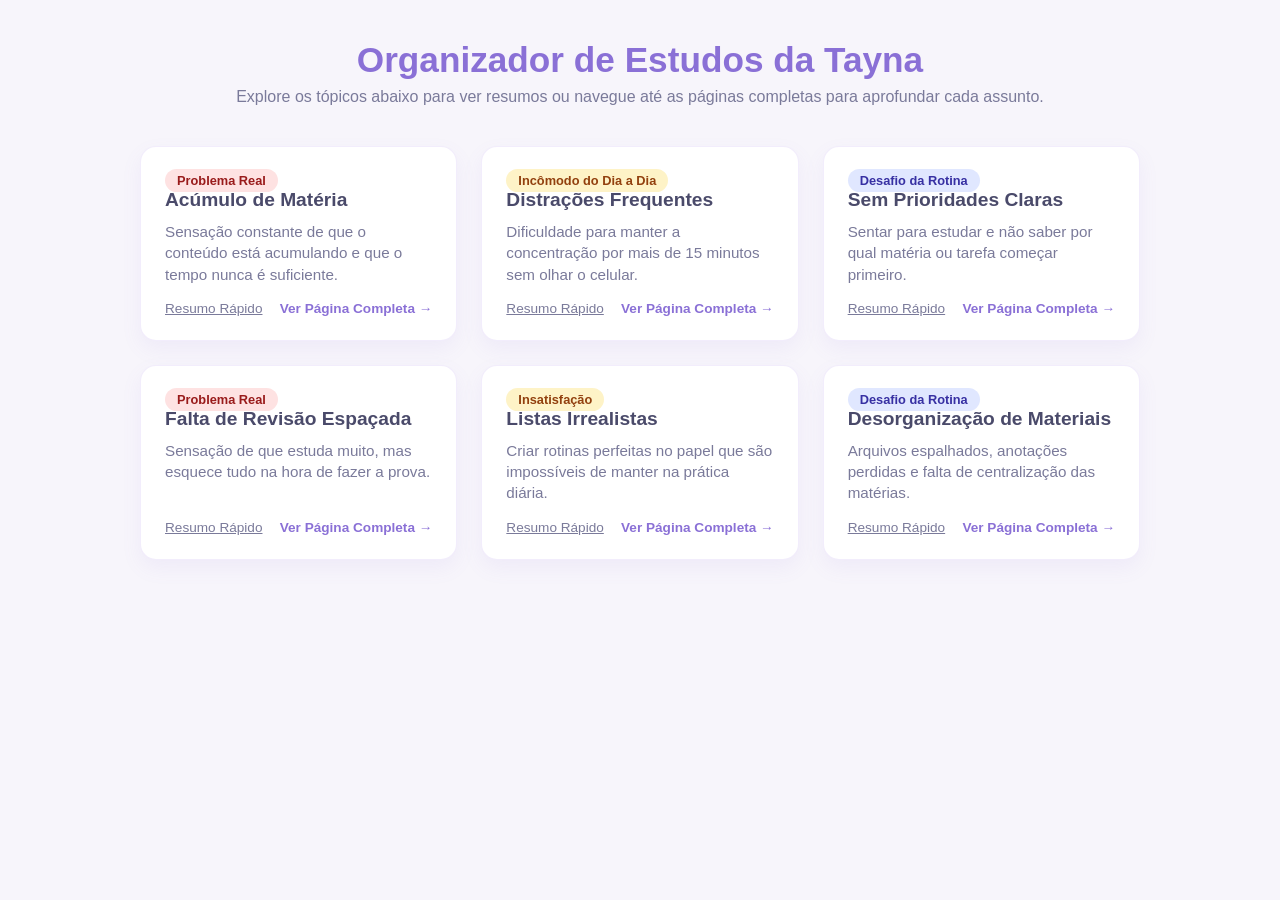
<file: index.html>
<!DOCTYPE html>
<html lang="pt-BR">
<head>
  <meta charset="UTF-8">
  <meta name="viewport" content="width=device-width, initial-scale=1.0">
  <title>Organizador de Estudos da Tayna</title>
  <link rel="stylesheet" href="style.css">
</head>
<body>

  <!-- CABEÇALHO -->
  <header>
    <h1>Organizador de Estudos da Tayna</h1>
    <p>Explore os tópicos abaixo para ver resumos ou navegue até as páginas completas para aprofundar cada assunto.</p>
  </header>

  <!-- LISTA DE CARDS -->
  <main class="cards-container">

    <!-- Card 1 -->
    <div class="card">
      <div>
        <span class="card-tag tag-problema">Problema Real</span>
        <h3>Acúmulo de Matéria</h3>
        <p>Sensação constante de que o conteúdo está acumulando e que o tempo nunca é suficiente.</p>
      </div>
      <div class="card-footer-actions" style="margin-top: 16px; display: flex; justify-content: space-between; align-items: center; gap: 8px;">
        <button class="btn-modal" onclick="openModal('Acúmulo de Matéria e Procrastinação', 'Sensação constante de estar atrasado com os conteúdos escolares/acadêmicos.', 'Deixar as revisões para a véspera da prova por não saber como dividir as tarefas diariamente.', 'Criar um cronograma diário realista dividindo matérias grandes em pequenas metas de 25 minutos (Técnica Pomodoro).')" style="background: none; border: none; color: var(--text-muted); font-size: 0.85rem; cursor: pointer; text-decoration: underline;">Resumo Rápido</button>
        <a href="acumulo-de-materia.html" style="color: var(--primary-color); font-weight: 600; font-size: 0.85rem; text-decoration: none;">Ver Página Completa →</a>
      </div>
    </div>

    <!-- Card 2 -->
    <div class="card">
      <div>
        <span class="card-tag tag-incomodo">Incômodo do Dia a Dia</span>
        <h3>Distrações Frequentes</h3>
        <p>Dificuldade para manter a concentração por mais de 15 minutos sem olhar o celular.</p>
      </div>
      <div class="card-footer-actions" style="margin-top: 16px; display: flex; justify-content: space-between; align-items: center; gap: 8px;">
        <button class="btn-modal" onclick="openModal('Falta de Foco e Distrações Digitais', 'Interrupções frequentes por notificações, redes sociais e falta de um ambiente silencioso.', 'O celular ao lado do caderno e a tentação de checar mensagens a todo momento.', 'Usar bloqueadores de aplicativos durante o bloco de estudo e deixar o celular em outro cômodo.')" style="background: none; border: none; color: var(--text-muted); font-size: 0.85rem; cursor: pointer; text-decoration: underline;">Resumo Rápido</button>
        <a href="distracaoes-frequentes.html" style="color: var(--primary-color); font-weight: 600; font-size: 0.85rem; text-decoration: none;">Ver Página Completa →</a>
      </div>
    </div>

    <!-- Card 3 -->
    <div class="card">
      <div>
        <span class="card-tag tag-rotina">Desafio da Rotina</span>
        <h3>Sem Prioridades Claras</h3>
        <p>Sentar para estudar e não saber por qual matéria ou tarefa começar primeiro.</p>
      </div>
      <div class="card-footer-actions" style="margin-top: 16px; display: flex; justify-content: space-between; align-items: center; gap: 8px;">
        <button class="btn-modal" onclick="openModal('Cansaço Mental e Incerteza de Prioridades', 'Não saber por onde começar a estudar ao sentar na mesa, gerando ansiedade e cansaço.', 'Perder 20 minutos apenas tentando decidir qual matéria estudar no dia.', 'Definir na noite anterior exatamente quais 3 tarefas principais serão feitas no dia seguinte.')" style="background: none; border: none; color: var(--text-muted); font-size: 0.85rem; cursor: pointer; text-decoration: underline;">Resumo Rápido</button>
        <a href="prioridades-claras.html" style="color: var(--primary-color); font-weight: 600; font-size: 0.85rem; text-decoration: none;">Ver Página Completa →</a>
      </div>
    </div>

    <!-- Card 4 -->
    <div class="card">
      <div>
        <span class="card-tag tag-problema">Problema Real</span>
        <h3>Falta de Revisão Espaçada</h3>
        <p>Sensação de que estuda muito, mas esquece tudo na hora de fazer a prova.</p>
      </div>
      <div class="card-footer-actions" style="margin-top: 16px; display: flex; justify-content: space-between; align-items: center; gap: 8px;">
        <button class="btn-modal" onclick="openModal('Esquecimento do Conteúdo Estudado', 'Estudar durante horas, mas esquecer a maior parte da matéria dias depois.', 'A ausência de um método de revisão espaçada na rotina de estudos.', 'Adotar revisões periódicas rápidas (1 dia, 7 dias e 30 dias após aprender o conteúdo).')" style="background: none; border: none; color: var(--text-muted); font-size: 0.85rem; cursor: pointer; text-decoration: underline;">Resumo Rápido</button>
        <a href="revisao-espacada.html" style="color: var(--primary-color); font-weight: 600; font-size: 0.85rem; text-decoration: none;">Ver Página Completa →</a>
      </div>
    </div>

    <!-- Card 5 -->
    <div class="card">
      <div>
        <span class="card-tag tag-incomodo">Insatisfação</span>
        <h3>Listas Irrealistas</h3>
        <p>Criar rotinas perfeitas no papel que são impossíveis de manter na prática diária.</p>
      </div>
      <div class="card-footer-actions" style="margin-top: 16px; display: flex; justify-content: space-between; align-items: center; gap: 8px;">
        <button class="btn-modal" onclick="openModal('Sobrecarga e Sobredose de Tarefas', 'Tentar abraçar o mundo e criar listas de tarefas impossíveis de serem cumpridas.', 'Frustração ao final do dia por ver que a maioria dos itens do To-Do List ficou em aberto.', 'Aplicar a regra das 3 tarefas vitais do dia em vez de criar listas infinitas.')" style="background: none; border: none; color: var(--text-muted); font-size: 0.85rem; cursor: pointer; text-decoration: underline;">Resumo Rápido</button>
        <a href="listas-irrealistas.html" style="color: var(--primary-color); font-weight: 600; font-size: 0.85rem; text-decoration: none;">Ver Página Completa →</a>
      </div>
    </div>

    <!-- Card 6 -->
    <div class="card">
      <div>
        <span class="card-tag tag-rotina">Desafio da Rotina</span>
        <h3>Desorganização de Materiais</h3>
        <p>Arquivos espalhados, anotações perdidas e falta de centralização das matérias.</p>
      </div>
      <div class="card-footer-actions" style="margin-top: 16px; display: flex; justify-content: space-between; align-items: center; gap: 8px;">
        <button class="btn-modal" onclick="openModal('Ambiente e Materiais Desorganizados', 'Perda de tempo procurando anotações, links ou arquivos espalhados.', 'Cadernos bagunçados, PDFs perdidos no computador e falta de um local fixo.', 'Centralizar resumos e cronogramas em uma única ferramenta física ou digital.')" style="background: none; border: none; color: var(--text-muted); font-size: 0.85rem; cursor: pointer; text-decoration: underline;">Resumo Rápido</button>
        <a href="desorganizacao-de-materiais.html" style="color: var(--primary-color); font-weight: 600; font-size: 0.85rem; text-decoration: none;">Ver Página Completa →</a>
      </div>
    </div>

  </main>

  <!-- MODAL -->
  <div class="modal-overlay" id="modalOverlay">
    <div class="modal-content">
      <button class="close-btn" onclick="closeModal()">&times;</button>
      <h2 class="modal-title" id="modalTitle">Título do Card</h2>
      <div class="modal-body">
        <p id="modalDescription">Descrição detalhada do problema...</p>
        
        <div class="modal-section">
          <h4>Causa Principal</h4>
          <p id="modalCause">Detalhes sobre o motivo desse problema acontecer.</p>
        </div>

        <div class="modal-section">
          <h4>Ideia de Solução para o App</h4>
          <p id="modalSolution" class="solution-text">Como o app ajudará o estudante aqui.</p>
        </div>
      </div>
    </div>
  </div>

  <!-- SCRIPT PARA INTERAÇÃO DO MODAL -->
  <script>
    function openModal(title, description, cause, solution) {
      document.getElementById('modalTitle').innerText = title;
      document.getElementById('modalDescription').innerText = description;
      document.getElementById('modalCause').innerText = cause;
      document.getElementById('modalSolution').innerText = solution;
      
      document.getElementById('modalOverlay').classList.add('active');
    }

    function closeModal() {
      document.getElementById('modalOverlay').classList.remove('active');
    }

    // Fechar o modal ao clicar fora do conteúdo
    document.getElementById('modalOverlay').addEventListener('click', function(e) {
      if (e.target === this) {
        closeModal();
      }
    });
  </script>

</body>
</html>
</file>
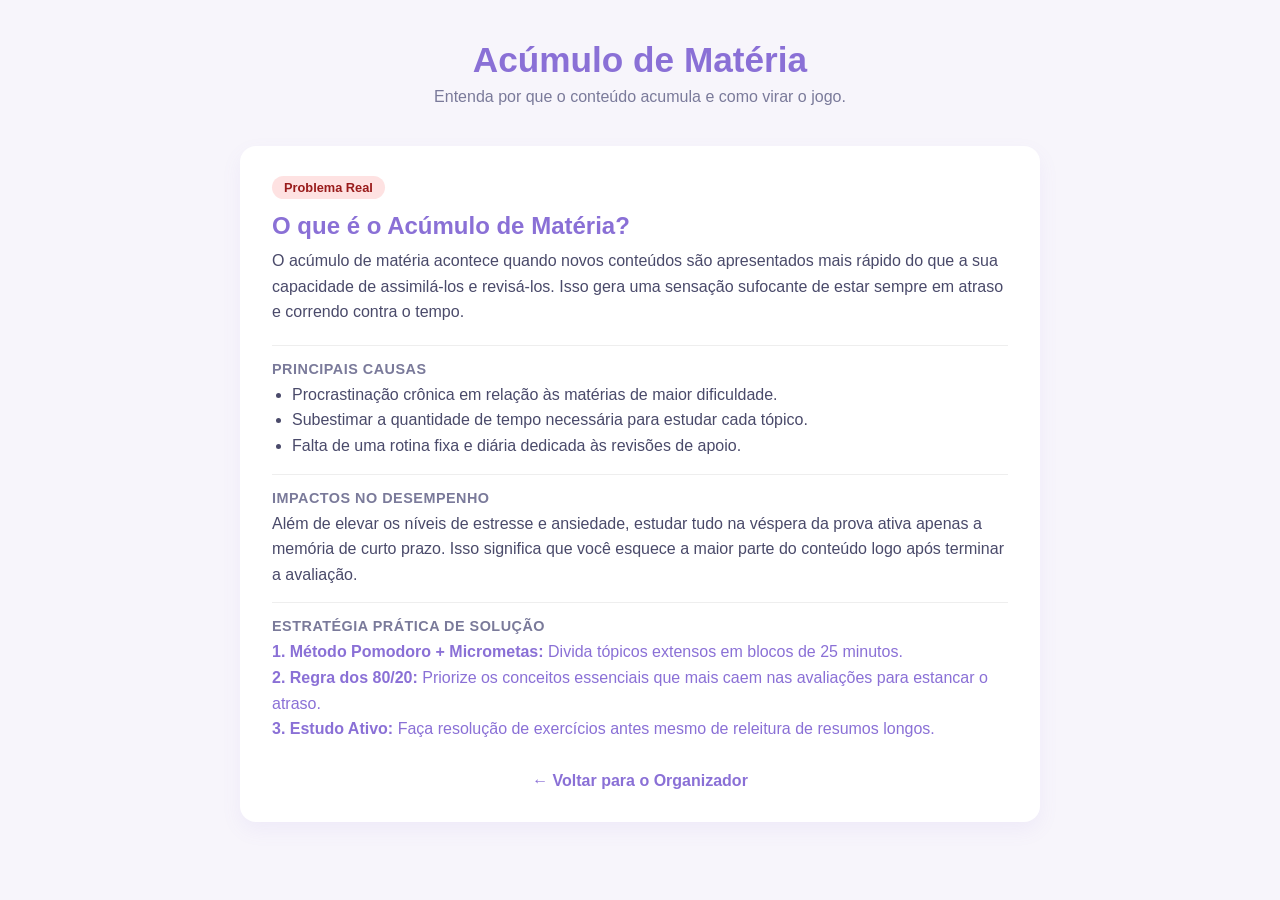
<file: acumulo-de-materia.html>
<!DOCTYPE html>
<html lang="pt-BR">
<head>
  <meta charset="UTF-8">
  <meta name="viewport" content="width=device-width, initial-scale=1.0">
  <title>Acúmulo de Matéria - Organizador de Estudos</title>
  <link rel="stylesheet" href="style.css">
</head>
<body>

  <header>
    <h1>Acúmulo de Matéria</h1>
    <p>Entenda por que o conteúdo acumula e como virar o jogo.</p>
  </header>

  <main style="max-width: 800px; width: 100%; background: var(--card-bg); padding: 32px; border-radius: var(--radius); box-shadow: var(--shadow);">
    
    <span class="card-tag tag-problema">Problema Real</span>
    
    <h2 style="color: var(--primary-color); margin: 16px 0 8px 0;">O que é o Acúmulo de Matéria?</h2>
    <p style="margin-bottom: 20px; line-height: 1.6; color: var(--text-main);">
      O acúmulo de matéria acontece quando novos conteúdos são apresentados mais rápido do que a sua capacidade de assimilá-los e revisá-los. Isso gera uma sensação sufocante de estar sempre em atraso e correndo contra o tempo.
    </p>

    <div class="modal-section">
      <h4>Principais Causas</h4>
      <ul style="margin-left: 20px; color: var(--text-main); line-height: 1.6;">
        <li>Procrastinação crônica em relação às matérias de maior dificuldade.</li>
        <li>Subestimar a quantidade de tempo necessária para estudar cada tópico.</li>
        <li>Falta de uma rotina fixa e diária dedicada às revisões de apoio.</li>
      </ul>
    </div>

    <div class="modal-section">
      <h4>Impactos no Desempenho</h4>
      <p style="line-height: 1.6; color: var(--text-main);">
        Além de elevar os níveis de estresse e ansiedade, estudar tudo na véspera da prova ativa apenas a memória de curto prazo. Isso significa que você esquece a maior parte do conteúdo logo após terminar a avaliação.
      </p>
    </div>

    <div class="modal-section">
      <h4>Estratégia Prática de Solução</h4>
      <p class="solution-text" style="line-height: 1.6;">
        <strong>1. Método Pomodoro + Micrometas:</strong> Divida tópicos extensos em blocos de 25 minutos.<br>
        <strong>2. Regra dos 80/20:</strong> Priorize os conceitos essenciais que mais caem nas avaliações para estancar o atraso.<br>
        <strong>3. Estudo Ativo:</strong> Faça resolução de exercícios antes mesmo de releitura de resumos longos.
      </p>
    </div>

    <div style="margin-top: 30px; text-align: center;">
      <a href="index.html" style="color: var(--primary-color); text-decoration: none; font-weight: 600;">← Voltar para o Organizador</a>
    </div>

  </main>

</body>
</html>
</file>
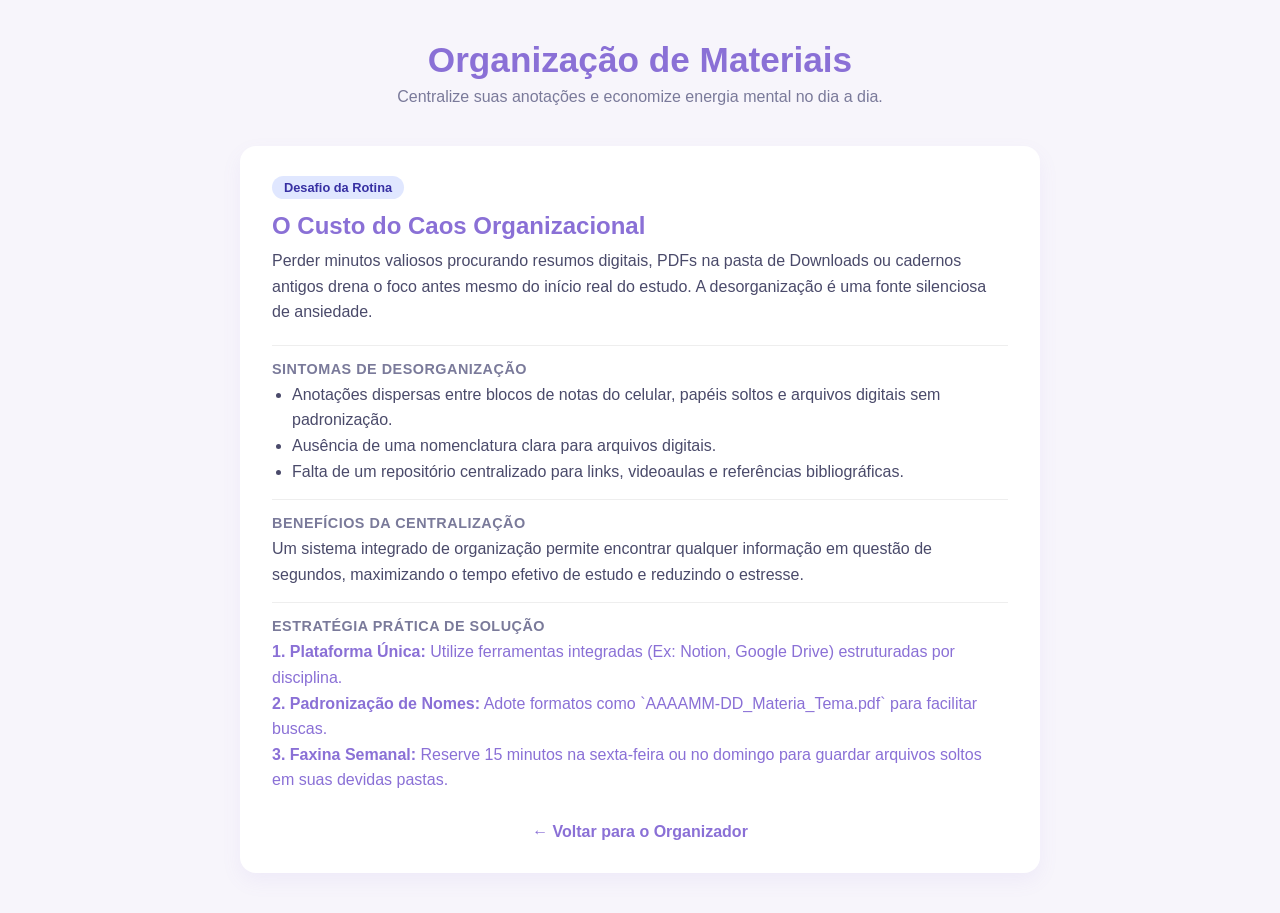
<file: desorganizacao-de-materiais.html>
<!DOCTYPE html>
<html lang="pt-BR">
<head>
  <meta charset="UTF-8">
  <meta name="viewport" content="width=device-width, initial-scale=1.0">
  <title>Desorganização de Materiais - Organizador de Estudos</title>
  <link rel="stylesheet" href="style.css">
</head>
<body>

  <header>
    <h1>Organização de Materiais</h1>
    <p>Centralize suas anotações e economize energia mental no dia a dia.</p>
  </header>

  <main style="max-width: 800px; width: 100%; background: var(--card-bg); padding: 32px; border-radius: var(--radius); box-shadow: var(--shadow);">
    
    <span class="card-tag tag-rotina">Desafio da Rotina</span>
    
    <h2 style="color: var(--primary-color); margin: 16px 0 8px 0;">O Custo do Caos Organizacional</h2>
    <p style="margin-bottom: 20px; line-height: 1.6; color: var(--text-main);">
      Perder minutos valiosos procurando resumos digitais, PDFs na pasta de Downloads ou cadernos antigos drena o foco antes mesmo do início real do estudo. A desorganização é uma fonte silenciosa de ansiedade.
    </p>

    <div class="modal-section">
      <h4>Sintomas de Desorganização</h4>
      <ul style="margin-left: 20px; color: var(--text-main); line-height: 1.6;">
        <li>Anotações dispersas entre blocos de notas do celular, papéis soltos e arquivos digitais sem padronização.</li>
        <li>Ausência de uma nomenclatura clara para arquivos digitais.</li>
        <li>Falta de um repositório centralizado para links, videoaulas e referências bibliográficas.</li>
      </ul>
    </div>

    <div class="modal-section">
      <h4>Benefícios da Centralização</h4>
      <p style="line-height: 1.6; color: var(--text-main);">
        Um sistema integrado de organização permite encontrar qualquer informação em questão de segundos, maximizando o tempo efetivo de estudo e reduzindo o estresse.
      </p>
    </div>

    <div class="modal-section">
      <h4>Estratégia Prática de Solução</h4>
      <p class="solution-text" style="line-height: 1.6;">
        <strong>1. Plataforma Única:</strong> Utilize ferramentas integradas (Ex: Notion, Google Drive) estruturadas por disciplina.<br>
        <strong>2. Padronização de Nomes:</strong> Adote formatos como `AAAAMM-DD_Materia_Tema.pdf` para facilitar buscas.<br>
        <strong>3. Faxina Semanal:</strong> Reserve 15 minutos na sexta-feira ou no domingo para guardar arquivos soltos em suas devidas pastas.
      </p>
    </div>

    <div style="margin-top: 30px; text-align: center;">
      <a href="index.html" style="color: var(--primary-color); text-decoration: none; font-weight: 600;">← Voltar para o Organizador</a>
    </div>

  </main>

</body>
</html>
</file>
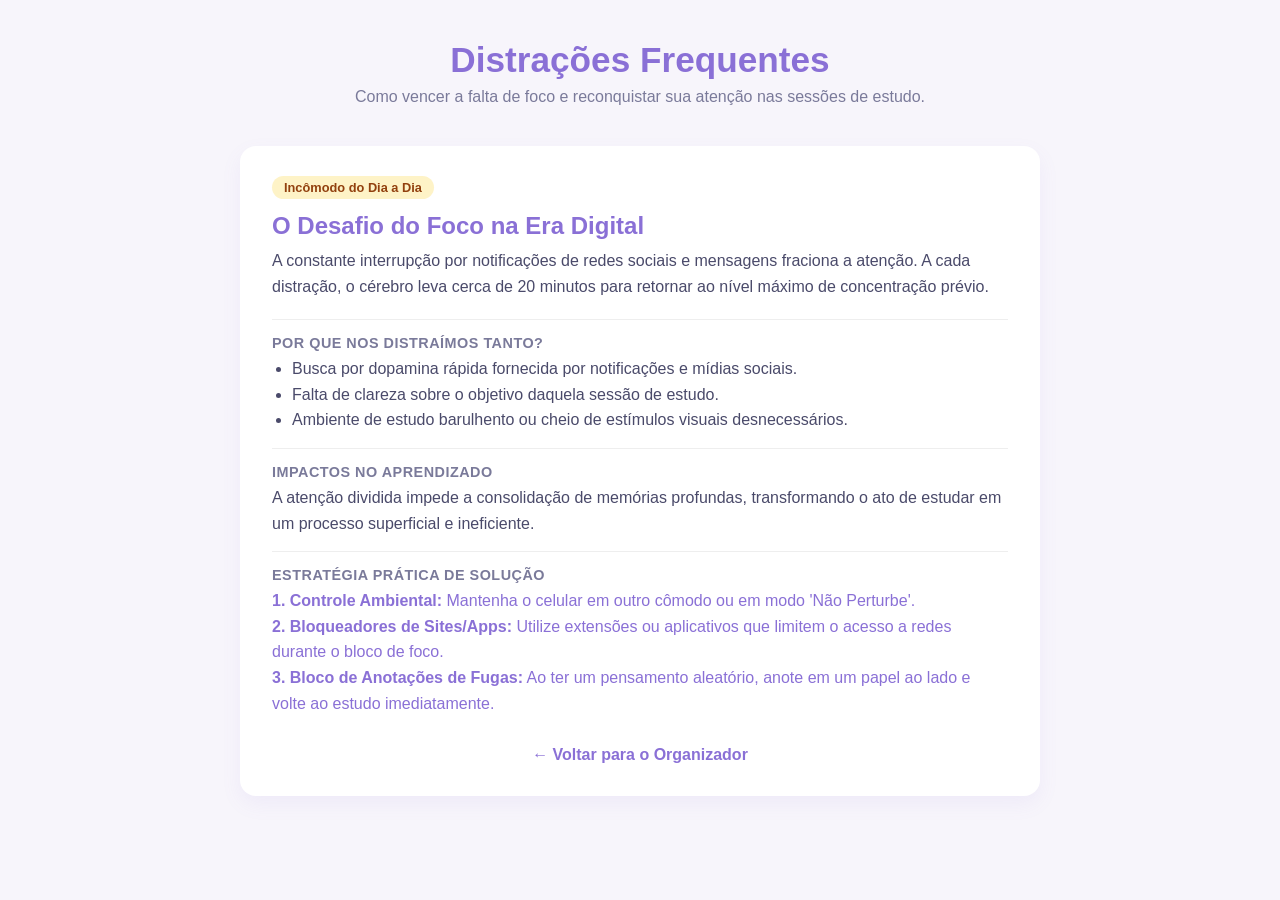
<file: distrações-frequentes.html>
<!DOCTYPE html>
<html lang="pt-BR">
<head>
  <meta charset="UTF-8">
  <meta name="viewport" content="width=device-width, initial-scale=1.0">
  <title>Distrações Frequentes - Organizador de Estudos</title>
  <link rel="stylesheet" href="style.css">
</head>
<body>

  <header>
    <h1>Distrações Frequentes</h1>
    <p>Como vencer a falta de foco e reconquistar sua atenção nas sessões de estudo.</p>
  </header>

  <main style="max-width: 800px; width: 100%; background: var(--card-bg); padding: 32px; border-radius: var(--radius); box-shadow: var(--shadow);">
    
    <span class="card-tag tag-incomodo">Incômodo do Dia a Dia</span>
    
    <h2 style="color: var(--primary-color); margin: 16px 0 8px 0;">O Desafio do Foco na Era Digital</h2>
    <p style="margin-bottom: 20px; line-height: 1.6; color: var(--text-main);">
      A constante interrupção por notificações de redes sociais e mensagens fraciona a atenção. A cada distração, o cérebro leva cerca de 20 minutos para retornar ao nível máximo de concentração prévio.
    </p>

    <div class="modal-section">
      <h4>Por que nos distraímos tanto?</h4>
      <ul style="margin-left: 20px; color: var(--text-main); line-height: 1.6;">
        <li>Busca por dopamina rápida fornecida por notificações e mídias sociais.</li>
        <li>Falta de clareza sobre o objetivo daquela sessão de estudo.</li>
        <li>Ambiente de estudo barulhento ou cheio de estímulos visuais desnecessários.</li>
      </ul>
    </div>

    <div class="modal-section">
      <h4>Impactos no Aprendizado</h4>
      <p style="line-height: 1.6; color: var(--text-main);">
        A atenção dividida impede a consolidação de memórias profundas, transformando o ato de estudar em um processo superficial e ineficiente.
      </p>
    </div>

    <div class="modal-section">
      <h4>Estratégia Prática de Solução</h4>
      <p class="solution-text" style="line-height: 1.6;">
        <strong>1. Controle Ambiental:</strong> Mantenha o celular em outro cômodo ou em modo 'Não Perturbe'.<br>
        <strong>2. Bloqueadores de Sites/Apps:</strong> Utilize extensões ou aplicativos que limitem o acesso a redes durante o bloco de foco.<br>
        <strong>3. Bloco de Anotações de Fugas:</strong> Ao ter um pensamento aleatório, anote em um papel ao lado e volte ao estudo imediatamente.
      </p>
    </div>

    <div style="margin-top: 30px; text-align: center;">
      <a href="index.html" style="color: var(--primary-color); text-decoration: none; font-weight: 600;">← Voltar para o Organizador</a>
    </div>

  </main>

</body>
</html>
</file>
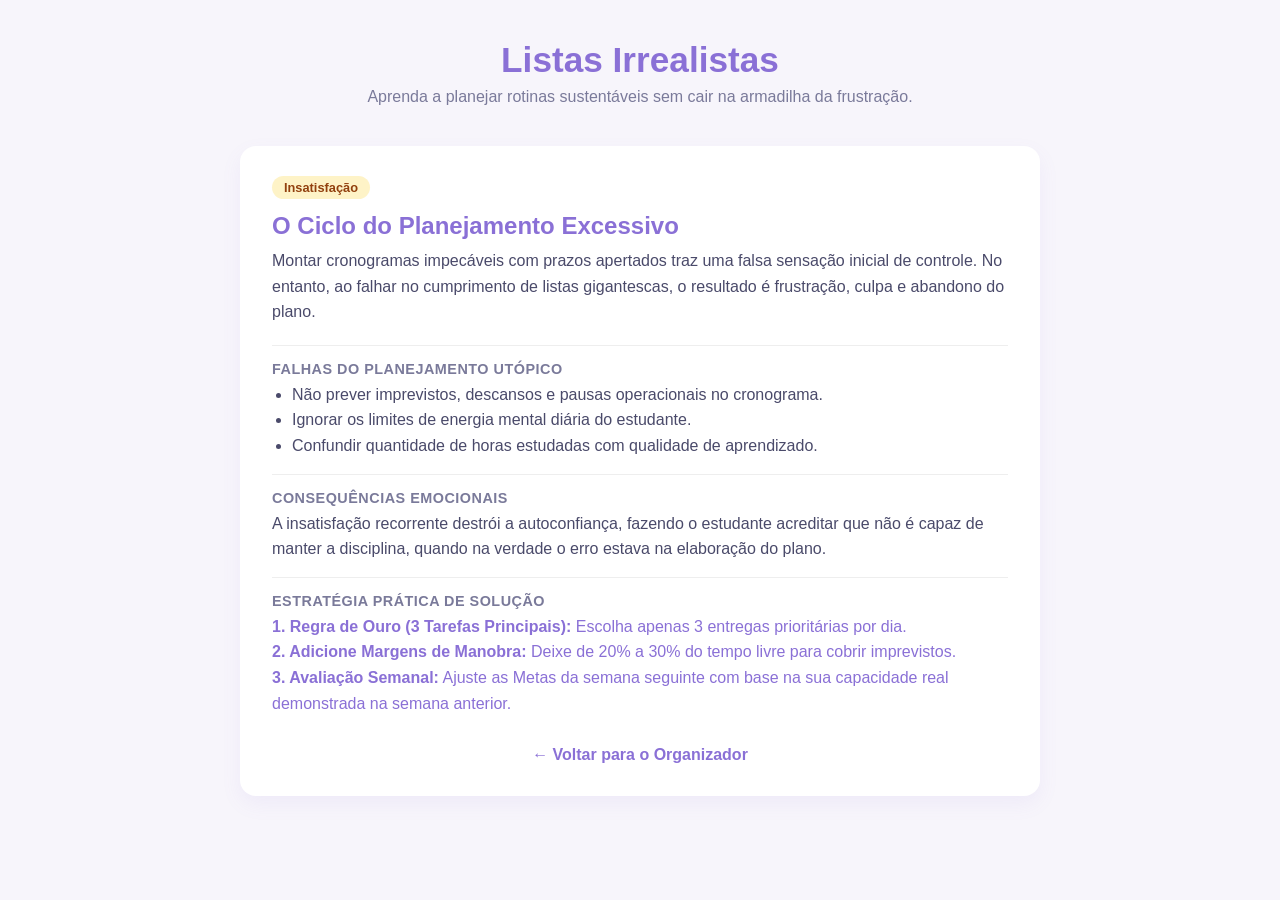
<file: listas-irrealistas.html>
<!DOCTYPE html>
<html lang="pt-BR">
<head>
  <meta charset="UTF-8">
  <meta name="viewport" content="width=device-width, initial-scale=1.0">
  <title>Listas Irrealistas - Organizador de Estudos</title>
  <link rel="stylesheet" href="style.css">
</head>
<body>

  <header>
    <h1>Listas Irrealistas</h1>
    <p>Aprenda a planejar rotinas sustentáveis sem cair na armadilha da frustração.</p>
  </header>

  <main style="max-width: 800px; width: 100%; background: var(--card-bg); padding: 32px; border-radius: var(--radius); box-shadow: var(--shadow);">
    
    <span class="card-tag tag-incomodo">Insatisfação</span>
    
    <h2 style="color: var(--primary-color); margin: 16px 0 8px 0;">O Ciclo do Planejamento Excessivo</h2>
    <p style="margin-bottom: 20px; line-height: 1.6; color: var(--text-main);">
      Montar cronogramas impecáveis com prazos apertados traz uma falsa sensação inicial de controle. No entanto, ao falhar no cumprimento de listas gigantescas, o resultado é frustração, culpa e abandono do plano.
    </p>

    <div class="modal-section">
      <h4>Falhas do Planejamento Utópico</h4>
      <ul style="margin-left: 20px; color: var(--text-main); line-height: 1.6;">
        <li>Não prever imprevistos, descansos e pausas operacionais no cronograma.</li>
        <li>Ignorar os limites de energia mental diária do estudante.</li>
        <li>Confundir quantidade de horas estudadas com qualidade de aprendizado.</li>
      </ul>
    </div>

    <div class="modal-section">
      <h4>Consequências Emocionais</h4>
      <p style="line-height: 1.6; color: var(--text-main);">
        A insatisfação recorrente destrói a autoconfiança, fazendo o estudante acreditar que não é capaz de manter a disciplina, quando na verdade o erro estava na elaboração do plano.
      </p>
    </div>

    <div class="modal-section">
      <h4>Estratégia Prática de Solução</h4>
      <p class="solution-text" style="line-height: 1.6;">
        <strong>1. Regra de Ouro (3 Tarefas Principais):</strong> Escolha apenas 3 entregas prioritárias por dia.<br>
        <strong>2. Adicione Margens de Manobra:</strong> Deixe de 20% a 30% do tempo livre para cobrir imprevistos.<br>
        <strong>3. Avaliação Semanal:</strong> Ajuste as Metas da semana seguinte com base na sua capacidade real demonstrada na semana anterior.
      </p>
    </div>

    <div style="margin-top: 30px; text-align: center;">
      <a href="index.html" style="color: var(--primary-color); text-decoration: none; font-weight: 600;">← Voltar para o Organizador</a>
    </div>

  </main>

</body>
</html>
</file>
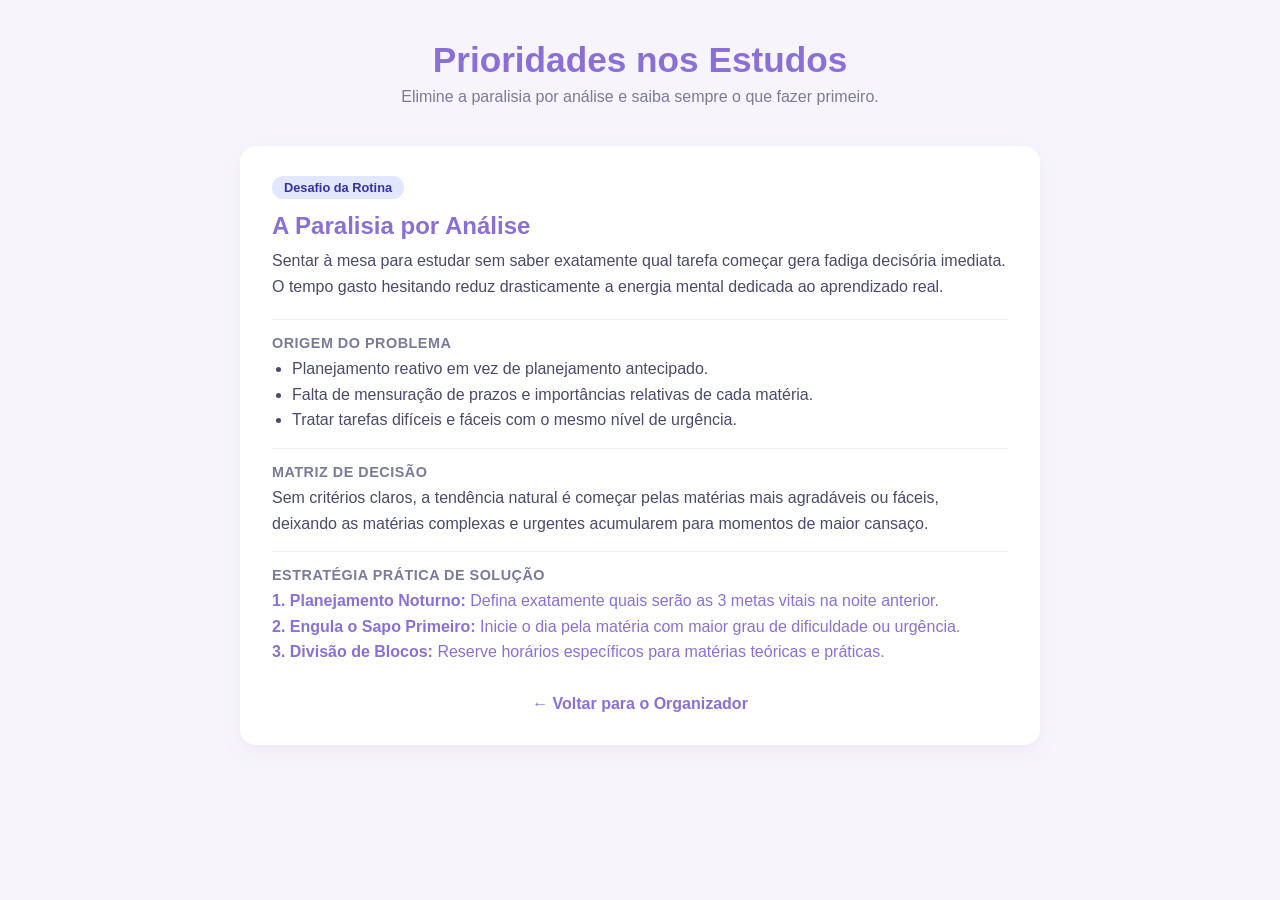
<file: prioridades-claras.html>
<!DOCTYPE html>
<html lang="pt-BR">
<head>
  <meta charset="UTF-8">
  <meta name="viewport" content="width=device-width, initial-scale=1.0">
  <title>Prioridades Claras - Organizador de Estudos</title>
  <link rel="stylesheet" href="style.css">
</head>
<body>

  <header>
    <h1>Prioridades nos Estudos</h1>
    <p>Elimine a paralisia por análise e saiba sempre o que fazer primeiro.</p>
  </header>

  <main style="max-width: 800px; width: 100%; background: var(--card-bg); padding: 32px; border-radius: var(--radius); box-shadow: var(--shadow);">
    
    <span class="card-tag tag-rotina">Desafio da Rotina</span>
    
    <h2 style="color: var(--primary-color); margin: 16px 0 8px 0;">A Paralisia por Análise</h2>
    <p style="margin-bottom: 20px; line-height: 1.6; color: var(--text-main);">
      Sentar à mesa para estudar sem saber exatamente qual tarefa começar gera fadiga decisória imediata. O tempo gasto hesitando reduz drasticamente a energia mental dedicada ao aprendizado real.
    </p>

    <div class="modal-section">
      <h4>Origem do Problema</h4>
      <ul style="margin-left: 20px; color: var(--text-main); line-height: 1.6;">
        <li>Planejamento reativo em vez de planejamento antecipado.</li>
        <li>Falta de mensuração de prazos e importâncias relativas de cada matéria.</li>
        <li>Tratar tarefas difíceis e fáceis com o mesmo nível de urgência.</li>
      </ul>
    </div>

    <div class="modal-section">
      <h4>Matriz de Decisão</h4>
      <p style="line-height: 1.6; color: var(--text-main);">
        Sem critérios claros, a tendência natural é começar pelas matérias mais agradáveis ou fáceis, deixando as matérias complexas e urgentes acumularem para momentos de maior cansaço.
      </p>
    </div>

    <div class="modal-section">
      <h4>Estratégia Prática de Solução</h4>
      <p class="solution-text" style="line-height: 1.6;">
        <strong>1. Planejamento Noturno:</strong> Defina exatamente quais serão as 3 metas vitais na noite anterior.<br>
        <strong>2. Engula o Sapo Primeiro:</strong> Inicie o dia pela matéria com maior grau de dificuldade ou urgência.<br>
        <strong>3. Divisão de Blocos:</strong> Reserve horários específicos para matérias teóricas e práticas.
      </p>
    </div>

    <div style="margin-top: 30px; text-align: center;">
      <a href="index.html" style="color: var(--primary-color); text-decoration: none; font-weight: 600;">← Voltar para o Organizador</a>
    </div>

  </main>

</body>
</html>
</file>
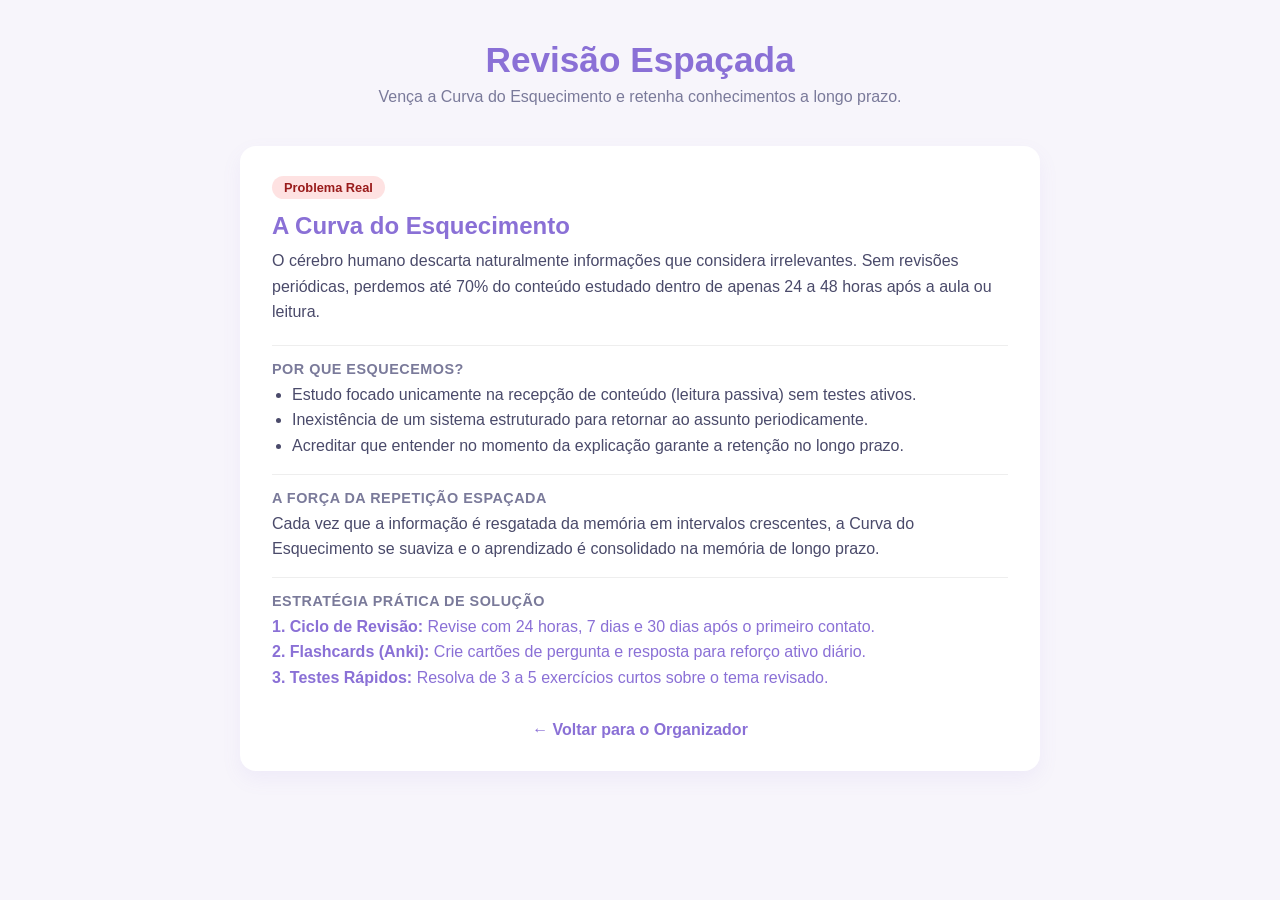
<file: revisao-espacada.html>
<!DOCTYPE html>
<html lang="pt-BR">
<head>
  <meta charset="UTF-8">
  <meta name="viewport" content="width=device-width, initial-scale=1.0">
  <title>Revisão Espaçada - Organizador de Estudos</title>
  <link rel="stylesheet" href="style.css">
</head>
<body>

  <header>
    <h1>Revisão Espaçada</h1>
    <p>Vença a Curva do Esquecimento e retenha conhecimentos a longo prazo.</p>
  </header>

  <main style="max-width: 800px; width: 100%; background: var(--card-bg); padding: 32px; border-radius: var(--radius); box-shadow: var(--shadow);">
    
    <span class="card-tag tag-problema">Problema Real</span>
    
    <h2 style="color: var(--primary-color); margin: 16px 0 8px 0;">A Curva do Esquecimento</h2>
    <p style="margin-bottom: 20px; line-height: 1.6; color: var(--text-main);">
      O cérebro humano descarta naturalmente informações que considera irrelevantes. Sem revisões periódicas, perdemos até 70% do conteúdo estudado dentro de apenas 24 a 48 horas após a aula ou leitura.
    </p>

    <div class="modal-section">
      <h4>Por que esquecemos?</h4>
      <ul style="margin-left: 20px; color: var(--text-main); line-height: 1.6;">
        <li>Estudo focado unicamente na recepção de conteúdo (leitura passiva) sem testes ativos.</li>
        <li>Inexistência de um sistema estruturado para retornar ao assunto periodicamente.</li>
        <li>Acreditar que entender no momento da explicação garante a retenção no longo prazo.</li>
      </ul>
    </div>

    <div class="modal-section">
      <h4>A Força da Repetição Espaçada</h4>
      <p style="line-height: 1.6; color: var(--text-main);">
        Cada vez que a informação é resgatada da memória em intervalos crescentes, a Curva do Esquecimento se suaviza e o aprendizado é consolidado na memória de longo prazo.
      </p>
    </div>

    <div class="modal-section">
      <h4>Estratégia Prática de Solução</h4>
      <p class="solution-text" style="line-height: 1.6;">
        <strong>1. Ciclo de Revisão:</strong> Revise com 24 horas, 7 dias e 30 dias após o primeiro contato.<br>
        <strong>2. Flashcards (Anki):</strong> Crie cartões de pergunta e resposta para reforço ativo diário.<br>
        <strong>3. Testes Rápidos:</strong> Resolva de 3 a 5 exercícios curtos sobre o tema revisado.
      </p>
    </div>

    <div style="margin-top: 30px; text-align: center;">
      <a href="index.html" style="color: var(--primary-color); text-decoration: none; font-weight: 600;">← Voltar para o Organizador</a>
    </div>

  </main>

</body>
</html>
</file>
<file: style.css>
/* --- VARIÁVEIS DE CORES SUAVES --- */
:root {
  --bg-color: #f7f5fb;
  --card-bg: #ffffff;
  --primary-color: #8a70d6;
  --secondary-color: #f3e8ff;
  --accent-color: #fce7f3;
  --text-main: #4a4a6a;
  --text-muted: #7a7a9a;
  --shadow: 0 8px 20px rgba(138, 112, 214, 0.08);
  --radius: 16px;
}

/* --- ESTILOS GERAIS --- */
* {
  box-sizing: border-box;
  margin: 0;
  padding: 0;
  font-family: 'Segoe UI', Tahoma, Geneva, Verdana, sans-serif;
}

body {
  background-color: var(--bg-color);
  color: var(--text-main);
  padding: 40px 20px;
  display: flex;
  flex-direction: column;
  align-items: center;
}

/* --- CABEÇALHO --- */
header {
  text-align: center;
  margin-bottom: 40px;
}

header h1 {
  font-size: 2.2rem;
  color: var(--primary-color);
  font-weight: 700;
  margin-bottom: 8px;
}

header p {
  color: var(--text-muted);
  font-size: 1rem;
}

/* --- GRID DE CARDS --- */
.cards-container {
  display: grid;
  grid-template-columns: repeat(auto-fit, minmax(280px, 1fr));
  gap: 24px;
  width: 100%;
  max-width: 1000px;
}

.card {
  background-color: var(--card-bg);
  padding: 24px;
  border-radius: var(--radius);
  box-shadow: var(--shadow);
  border: 1px solid rgba(230, 220, 250, 0.5);
  cursor: pointer;
  transition: transform 0.2s ease, box-shadow 0.2s ease;
  display: flex;
  flex-direction: column;
  justify-content: space-between;
}

.card:hover {
  transform: translateY(-5px);
  box-shadow: 0 12px 25px rgba(138, 112, 214, 0.15);
}

.card-tag {
  align-self: flex-start;
  padding: 4px 12px;
  border-radius: 20px;
  font-size: 0.8rem;
  font-weight: 600;
  margin-bottom: 12px;
}

.tag-problema { background-color: #fee2e2; color: #991b1b; }
.tag-incomodo { background-color: #fef3c7; color: #92400e; }
.tag-rotina { background-color: #e0e7ff; color: #3730a3; }

.card h3 {
  font-size: 1.2rem;
  color: var(--text-main);
  margin-bottom: 10px;
}

.card p {
  font-size: 0.95rem;
  color: var(--text-muted);
  line-height: 1.4;
}

.card-footer {
  margin-top: 16px;
  font-size: 0.85rem;
  color: var(--primary-color);
  font-weight: 600;
}

/* --- MODAL (JANELA POP-UP) --- */
.modal-overlay {
  position: fixed;
  top: 0;
  left: 0;
  width: 100%;
  height: 100%;
  background: rgba(74, 74, 106, 0.4);
  backdrop-filter: blur(4px);
  display: flex;
  justify-content: center;
  align-items: center;
  opacity: 0;
  pointer-events: none;
  transition: opacity 0.3s ease;
  padding: 20px;
}

.modal-overlay.active {
  opacity: 1;
  pointer-events: all;
}

.modal-content {
  background: var(--card-bg);
  padding: 32px;
  border-radius: var(--radius);
  max-width: 500px;
  width: 100%;
  box-shadow: 0 20px 40px rgba(0,0,0,0.1);
  position: relative;
  transform: translateY(20px);
  transition: transform 0.3s ease;
}

.modal-overlay.active .modal-content {
  transform: translateY(0);
}

.close-btn {
  position: absolute;
  top: 16px;
  right: 20px;
  background: none;
  border: none;
  font-size: 1.5rem;
  color: var(--text-muted);
  cursor: pointer;
}

.modal-title {
  color: var(--primary-color);
  margin-bottom: 12px;
  font-size: 1.4rem;
}

.modal-body {
  font-size: 0.95rem;
  color: var(--text-main);
  line-height: 1.6;
}

.modal-section {
  margin-top: 15px;
  padding-top: 15px;
  border-top: 1px solid #eee;
}

.modal-section h4 {
  font-size: 0.9rem;
  color: var(--text-muted);
  margin-bottom: 5px;
  text-transform: uppercase;
  letter-spacing: 0.5px;
}

.solution-text {
  color: var(--primary-color);
  font-weight: 500;
}
</file>
